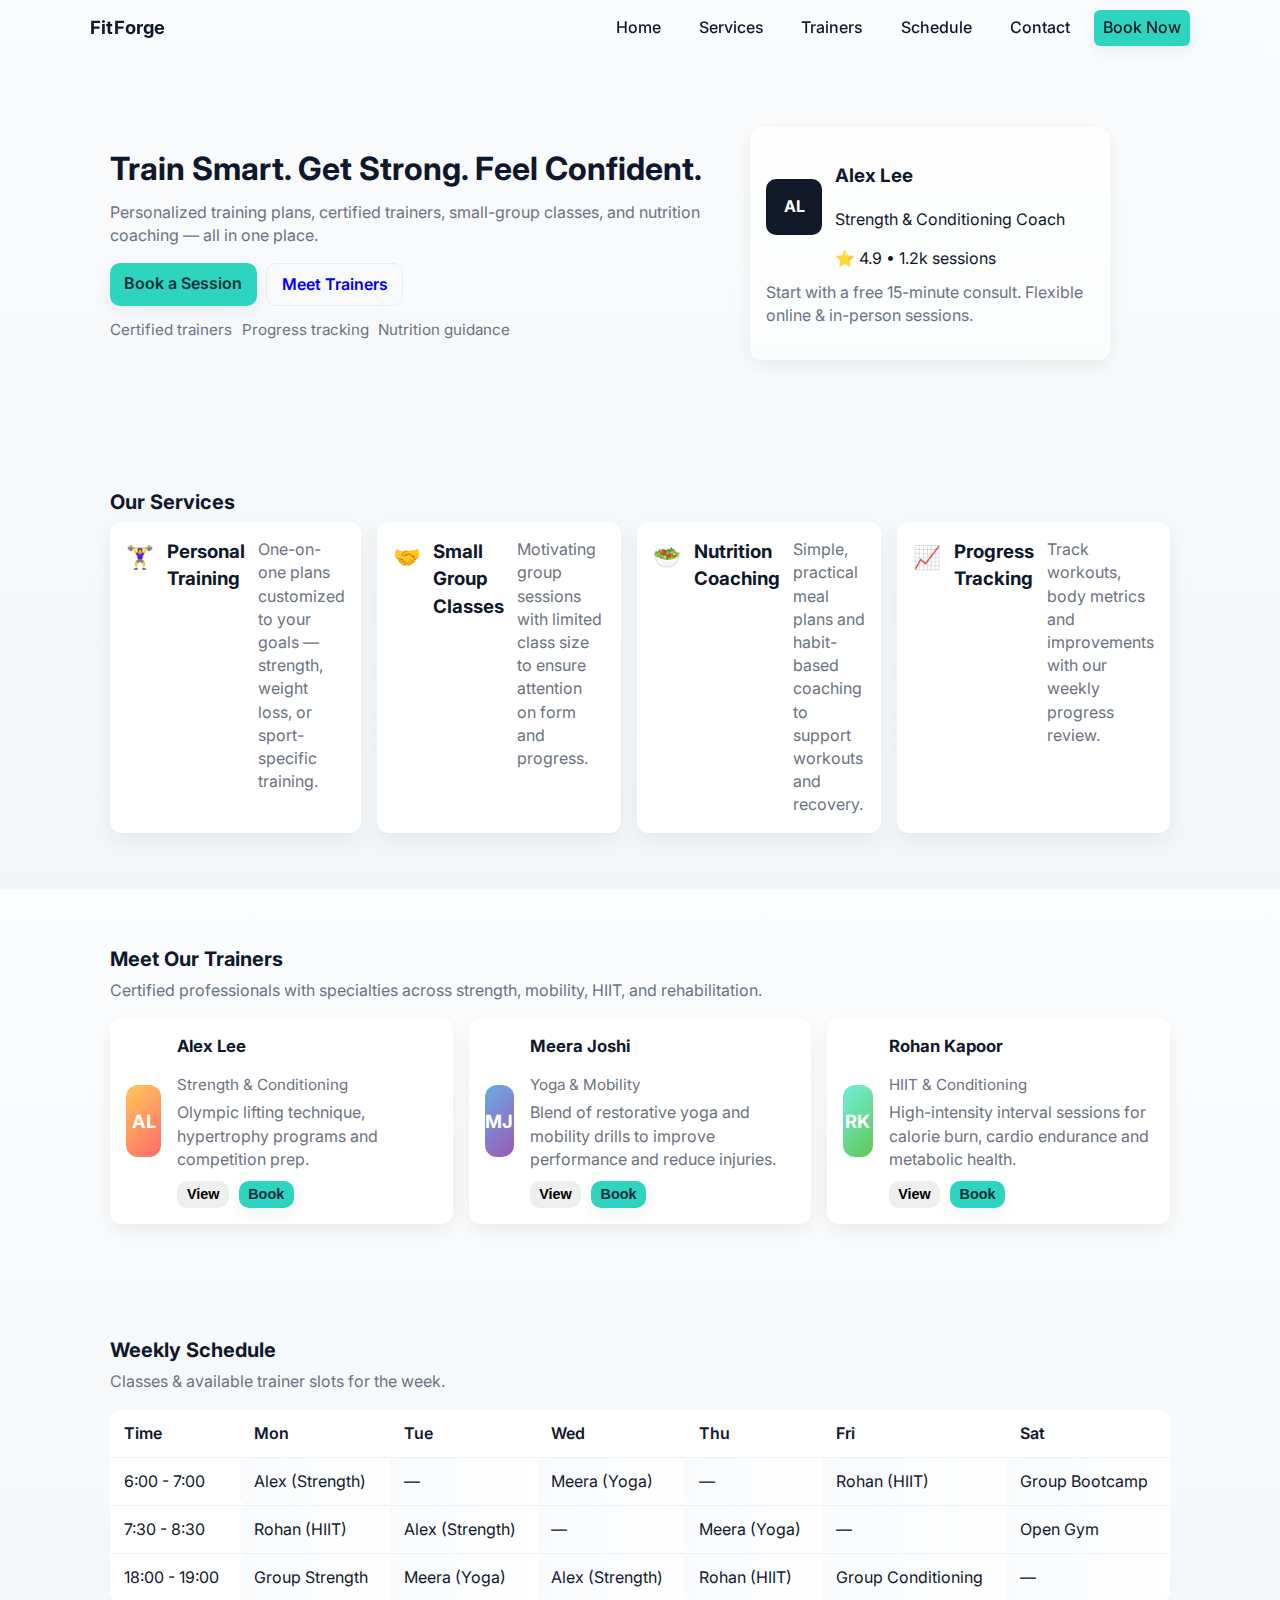
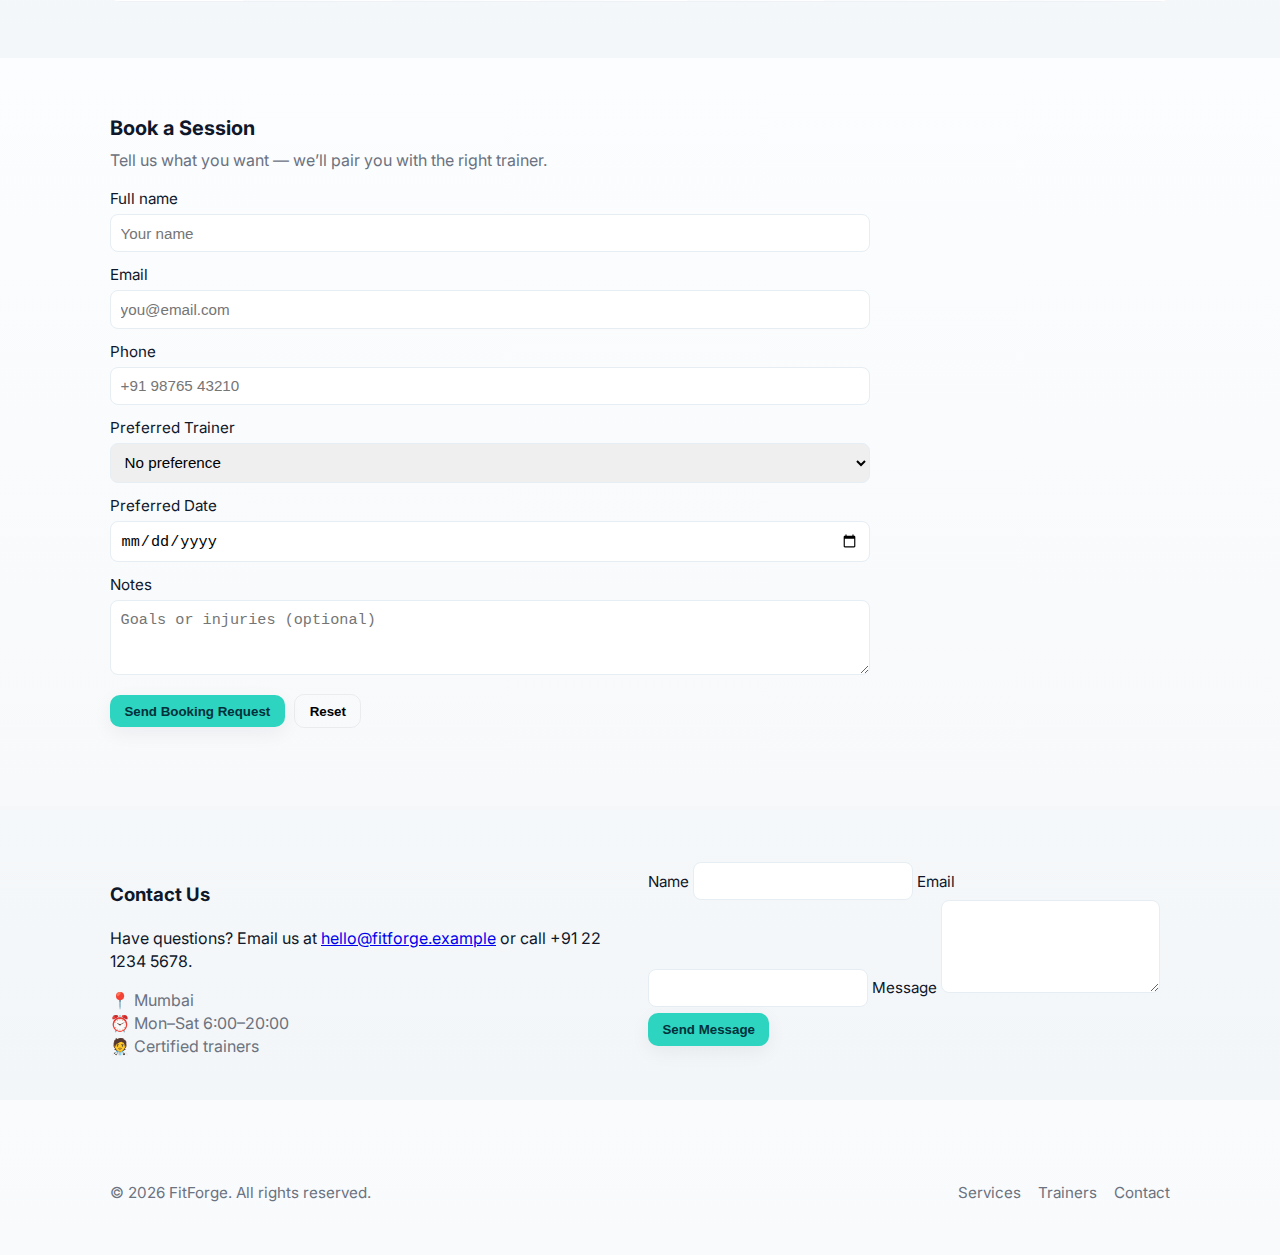
<file: Fitness-Trainer-website/index.html>
<!doctype html>
<html lang="en">
<head>
  <meta charset="utf-8" />
  <meta name="viewport" content="width=device-width, initial-scale=1" />
  <title>FitForge — Personal Trainers & Classes</title>

  <!-- Google font -->
  <link href="https://fonts.googleapis.com/css2?family=Inter:wght@300;400;600;700&display=swap" rel="stylesheet">

  <!-- CSS -->
  <link rel="stylesheet" href="styles.css" />

  <!-- Meta -->
  <meta name="description" content="FitForge - professional personal trainers, group classes and training plans" />
</head>
<body>

  <!-- Navbar -->
  <header class="site-header">
    <div class="container header-inner">
      <a class="brand" href="#">FitForge</a>

      <button id="nav-toggle" class="nav-toggle" aria-label="Toggle navigation" aria-expanded="false">
        <span class="hamburger"></span>
      </button>

      <nav id="main-nav" class="main-nav" aria-label="Main navigation">
        <ul>
          <li><a href="#home">Home</a></li>
          <li><a href="#services">Services</a></li>
          <li><a href="#trainers">Trainers</a></li>
          <li><a href="#schedule">Schedule</a></li>
          <li><a href="#contact">Contact</a></li>
        </ul>
        <a class="btn btn-primary" id="book-now" href="#book">Book Now</a>
      </nav>
    </div>
  </header>

  <!-- Hero -->
  <section id="home" class="hero">
    <div class="container hero-grid">
      <div class="hero-text">
        <h1>Train Smart. Get Strong. Feel Confident.</h1>
        <p>Personalized training plans, certified trainers, small-group classes, and nutrition coaching — all in one place.</p>
        <div class="hero-ctas">
          <a class="btn btn-primary" id="cta-book" href="#book">Book a Session</a>
          <a class="btn btn-ghost" href="#trainers">Meet Trainers</a>
        </div>
        <ul class="quick-features">
          <li>Certified trainers</li>
          <li>Progress tracking</li>
          <li>Nutrition guidance</li>
        </ul>
      </div>

      <div class="hero-card" aria-hidden="true">
        <!-- simple stylized trainer card -->
        <div class="profile">
          <div class="avatar">AL</div>
          <div class="profile-info">
            <h3>Alex Lee</h3>
            <p>Strength & Conditioning Coach</p>
            <div class="rating">⭐ 4.9 <span class="small">• 1.2k sessions</span></div>
          </div>
        </div>
        <p class="card-note">Start with a free 15-minute consult. Flexible online & in-person sessions.</p>
      </div>
    </div>
  </section>

  <!-- Services -->
  <section id="services" class="section">
    <div class="container">
      <h2 class="section-title">Our Services</h2>
      <div class="cards">
        <article class="card">
          <div class="icon">🏋️‍♀️</div>
          <h3>Personal Training</h3>
          <p>One-on-one plans customized to your goals — strength, weight loss, or sport-specific training.</p>
        </article>

        <article class="card">
          <div class="icon">🤝</div>
          <h3>Small Group Classes</h3>
          <p>Motivating group sessions with limited class size to ensure attention on form and progress.</p>
        </article>

        <article class="card">
          <div class="icon">🥗</div>
          <h3>Nutrition Coaching</h3>
          <p>Simple, practical meal plans and habit-based coaching to support workouts and recovery.</p>
        </article>

        <article class="card">
          <div class="icon">📈</div>
          <h3>Progress Tracking</h3>
          <p>Track workouts, body metrics and improvements with our weekly progress review.</p>
        </article>
      </div>
    </div>
  </section>

  <!-- Trainers -->
  <section id="trainers" class="section pale">
    <div class="container">
      <h2 class="section-title">Meet Our Trainers</h2>
      <p class="lead">Certified professionals with specialties across strength, mobility, HIIT, and rehabilitation.</p>

      <div class="trainers-grid">
        <!-- trainer card 1 -->
        <article class="trainer-card">
          <div class="t-avatar" aria-hidden="true" style="background-image:linear-gradient(135deg,#ffc857,#ff6b6b);">AL</div>
          <div class="t-body">
            <h3>Alex Lee</h3>
            <p class="meta">Strength & Conditioning</p>
            <p class="desc">Olympic lifting technique, hypertrophy programs and competition prep.</p>
            <div class="t-actions">
              <button class="btn btn-sm btn-outline" data-trainer="Alex Lee" data-specialty="Strength & Conditioning">View</button>
              <button class="btn btn-sm btn-primary book-btn" data-trainer="Alex Lee">Book</button>
            </div>
          </div>
        </article>

        <!-- trainer card 2 -->
        <article class="trainer-card">
          <div class="t-avatar" aria-hidden="true" style="background-image:linear-gradient(135deg,#6aace3,#9b59b6);">MJ</div>
          <div class="t-body">
            <h3>Meera Joshi</h3>
            <p class="meta">Yoga & Mobility</p>
            <p class="desc">Blend of restorative yoga and mobility drills to improve performance and reduce injuries.</p>
            <div class="t-actions">
              <button class="btn btn-sm btn-outline" data-trainer="Meera Joshi" data-specialty="Yoga & Mobility">View</button>
              <button class="btn btn-sm btn-primary book-btn" data-trainer="Meera Joshi">Book</button>
            </div>
          </div>
        </article>

        <!-- trainer card 3 -->
        <article class="trainer-card">
          <div class="t-avatar" aria-hidden="true" style="background-image:linear-gradient(135deg,#72efdd,#60c657);">RK</div>
          <div class="t-body">
            <h3>Rohan Kapoor</h3>
            <p class="meta">HIIT & Conditioning</p>
            <p class="desc">High-intensity interval sessions for calorie burn, cardio endurance and metabolic health.</p>
            <div class="t-actions">
              <button class="btn btn-sm btn-outline" data-trainer="Rohan Kapoor" data-specialty="HIIT & Conditioning">View</button>
              <button class="btn btn-sm btn-primary book-btn" data-trainer="Rohan Kapoor">Book</button>
            </div>
          </div>
        </article>
      </div>
    </div>
  </section>

  <!-- Schedule -->
  <section id="schedule" class="section">
    <div class="container">
      <h2 class="section-title">Weekly Schedule</h2>
      <p class="lead">Classes & available trainer slots for the week.</p>

      <div class="schedule-wrap">
        <table class="schedule">
          <thead>
            <tr>
              <th>Time</th>
              <th>Mon</th>
              <th>Tue</th>
              <th>Wed</th>
              <th>Thu</th>
              <th>Fri</th>
              <th>Sat</th>
            </tr>
          </thead>
          <tbody>
            <tr>
              <td>6:00 - 7:00</td>
              <td class="slot">Alex (Strength)</td>
              <td class="slot">—</td>
              <td class="slot">Meera (Yoga)</td>
              <td class="slot">—</td>
              <td class="slot">Rohan (HIIT)</td>
              <td class="slot">Group Bootcamp</td>
            </tr>
            <tr>
              <td>7:30 - 8:30</td>
              <td class="slot">Rohan (HIIT)</td>
              <td class="slot">Alex (Strength)</td>
              <td class="slot">—</td>
              <td class="slot">Meera (Yoga)</td>
              <td class="slot">—</td>
              <td class="slot">Open Gym</td>
            </tr>
            <tr>
              <td>18:00 - 19:00</td>
              <td class="slot">Group Strength</td>
              <td class="slot">Meera (Yoga)</td>
              <td class="slot">Alex (Strength)</td>
              <td class="slot">Rohan (HIIT)</td>
              <td class="slot">Group Conditioning</td>
              <td class="slot">—</td>
            </tr>
          </tbody>
        </table>
      </div>
    </div>
  </section>

  <!-- Contact / Booking anchor -->
  <section id="book" class="section pale">
    <div class="container">
      <h2 class="section-title">Book a Session</h2>
      <p class="lead">Tell us what you want — we’ll pair you with the right trainer.</p>

      <form id="booking-form" class="form-grid" novalidate>
        <div class="form-group">
          <label for="name">Full name</label>
          <input id="name" name="name" required placeholder="Your name" />
        </div>

        <div class="form-group">
          <label for="email">Email</label>
          <input id="email" name="email" type="email" required placeholder="you@email.com" />
        </div>

        <div class="form-group">
          <label for="phone">Phone</label>
          <input id="phone" name="phone" required placeholder="+91 98765 43210" />
        </div>

        <div class="form-group">
          <label for="trainer">Preferred Trainer</label>
          <select id="trainer" name="trainer">
            <option value="">No preference</option>
            <option>Alex Lee</option>
            <option>Meera Joshi</option>
            <option>Rohan Kapoor</option>
          </select>
        </div>

        <div class="form-group">
          <label for="date">Preferred Date</label>
          <input id="date" name="date" type="date" required />
        </div>

        <div class="form-group">
          <label for="notes">Notes</label>
          <textarea id="notes" name="notes" rows="3" placeholder="Goals or injuries (optional)"></textarea>
        </div>

        <div class="form-actions">
          <button type="submit" class="btn btn-primary">Send Booking Request</button>
          <button type="reset" class="btn btn-ghost">Reset</button>
        </div>

        <div id="form-msg" class="form-msg" aria-live="polite"></div>
      </form>
    </div>
  </section>

  <!-- Contact -->
  <section id="contact" class="section">
    <div class="container contact-grid">
      <div>
        <h3>Contact Us</h3>
        <p>Have questions? Email us at <a href="mailto:hello@fitforge.example">hello@fitforge.example</a> or call +91 22 1234 5678.</p>
        <ul class="contact-list">
          <li>📍  Mumbai</li>
          <li>⏰ Mon–Sat 6:00–20:00</li>
          <li>🧑‍⚕️ Certified trainers</li>
        </ul>
      </div>

      <form id="contact-form" class="contact-form" novalidate>
        <label for="c-name">Name</label>
        <input id="c-name" required />

        <label for="c-email">Email</label>
        <input id="c-email" type="email" required />

        <label for="c-message">Message</label>
        <textarea id="c-message" rows="4" required></textarea>

        <div class="form-actions">
          <button type="submit" class="btn btn-primary">Send Message</button>
        </div>

        <div id="contact-msg" class="form-msg" aria-live="polite"></div>
      </form>
    </div>
  </section>

  <!-- Footer -->
  <footer class="site-footer">
    <div class="container footer-inner">
      <p>&copy; <span id="year"></span> FitForge. All rights reserved.</p>
      <nav class="footer-nav">
        <a href="#services">Services</a>
        <a href="#trainers">Trainers</a>
        <a href="#contact">Contact</a>
      </nav>
    </div>
  </footer>

  <!-- Booking Modal (hidden) -->
  <div id="modal" class="modal" role="dialog" aria-modal="true" aria-hidden="true">
    <div class="modal-panel">
      <button id="modal-close" class="modal-close" aria-label="Close">&times;</button>
      <h3 id="modal-title">Book Trainer</h3>
      <form id="modal-form" novalidate>
        <label for="m-name">Name</label>
        <input id="m-name" required />

        <label for="m-email">Email</label>
        <input id="m-email" type="email" required />

        <label for="m-date">Preferred Date</label>
        <input id="m-date" type="date" required />

        <div class="form-actions">
          <button type="submit" class="btn btn-primary">Confirm Booking</button>
        </div>
        <div id="modal-msg" class="form-msg" aria-live="polite"></div>
      </form>
    </div>
  </div>

  <!-- JavaScript -->
  <script src="script.js"></script>
</body>
</html>
</file>
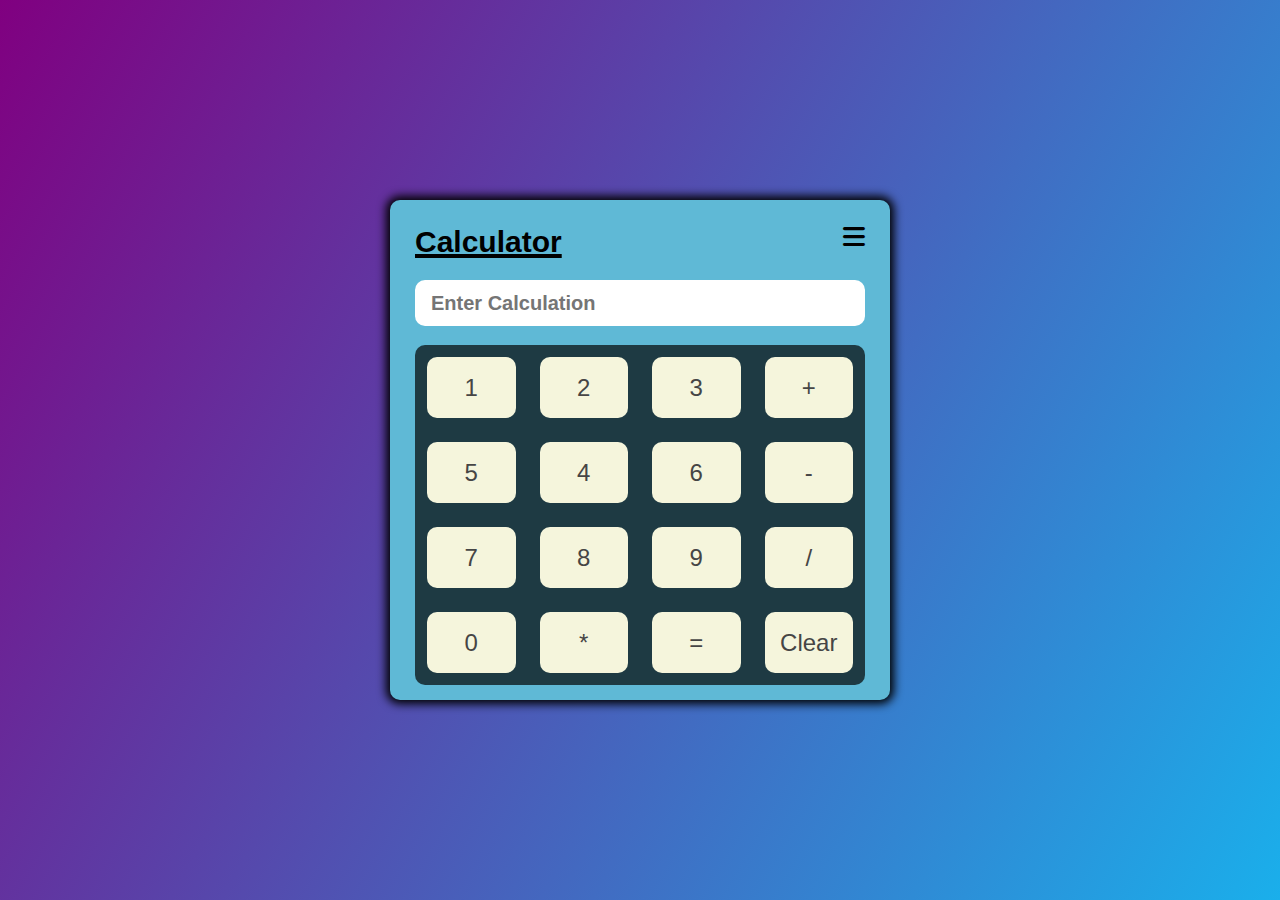
<file: Online-Calculator/Index.html>
<!DOCTYPE html>
<html lang="en">

<head>
    <meta charset="UTF-8">
    <meta name="viewport" content="width=device-width, initial-scale=1.0">
    <title>Online-Calculator</title>
    <!-- Font Awesome CDN -->
    <link rel="stylesheet" href="https://cdnjs.cloudflare.com/ajax/libs/font-awesome/6.5.0/css/all.min.css">

    <style>
        * {
            margin: 0;
            padding: 0;
        }

        body {
            font-family: 'Franklin Gothic Medium', 'Arial Narrow', Arial, sans-serif;
        }

        main {
            width: 100vw;
            height: 100vh;
            /* background-color: rgb(32, 31, 31); */
            background: linear-gradient(120deg,purple,rgb(26, 175, 235));
            display: flex;
            align-items: center;
            justify-content: center;
        }

        .container {
            width: 450px;
            height: 450px;
            background-color: #5fb9d6;
            border: 2px solid transparent;
            border-radius: 10px;
            padding: 23px;
            box-shadow: 0 0 10px 4px black;
        }

        .calci-head {
            display: flex;
            justify-content: space-between;
        }

        i {
            font-size: 25px;

        }

        i:hover,
        .head-text:hover {
            color: white;
            cursor: pointer;
            transition-duration: 0.3s;
        }

        .head-text {
            font-size: 30px;
            text-decoration: underline;
            text-decoration-thickness: 4px;
        }

        .calci-input {
            background-color: white;
            width: 100%;
            display: flex;
            border-radius: 10px;
            align-items: center;
            margin-top: 24px;
            height: 40px;
        }

        #input {
            border: 3px solid transparent;
            border-radius: 10px;
            width: 100%;
            font-size: 20px;
            height: 40px;
            padding-left: 13px;
            color: rgba(33, 32, 32, 0.842);
            font-weight: 550;
        }

        .numberplate {
            background-color: rgba(0, 0, 0, 0.686);
            margin-top: 22px;
            display: grid;
            grid-template-columns: 1fr 1fr 1fr 1fr;
            width: 100%;
            border-radius: 10px;
        }

        .answere {
            padding-left: 12px;
            display: none;
            align-items: center;
            height: 100%;
            width: 100%;
            color: rgb(33, 32, 32);

        }

        .num-n {
            height: 57px;
            display: flex;
            align-items: center;
            justify-content: center;
            background-color: beige;
            border: 2px solid transparent;
            border-radius: 10px;
            font-size: 1.5em;
            color: rgb(70, 69, 69);
            margin: 12px;
        }

        .num-n:hover {
            cursor: pointer;
            color: black;
            font-size: 1.6em;
        }
    </style>
</head>

<body>
    <main>
        <div class="container">
            <div class="calci-head">
                <h2 class="head-text">Calculator</h2>
                <i class="fa-solid fa-bars"></i>
            </div>
            <div class="calci-input">
                <input id="input" type="text" placeholder="Enter Calculation">
                <p class="answere">Your ans is : </p>
            </div>
            <div class="numberplate">
                <div class="num-n" onclick="addNum(1)">1</div>
                <div class="num-n" onclick="addNum(2)">2</div>
                <div class="num-n" onclick="addNum(3)">3</div>
                <div class="num-n" onclick="addNum('+')">+</div>
                <div class="num-n" onclick="addNum(5)">5</div>
                <div class="num-n" onclick="addNum(4)">4</div>
                <div class="num-n" onclick="addNum(6)">6</div>
                <div class="num-n" onclick="addNum('-')">-</div>
                <div class="num-n" onclick="addNum(7)">7</div>
                <div class="num-n" onclick="addNum(8)">8</div>
                <div class="num-n" onclick="addNum(9)">9</div>
                <div class="num-n" onclick="addNum('/')">/</div>
                <div class="num-n" onclick="addNum(0)">0</div>
                <div class="num-n" onclick="addNum('*')">*</div>
                <div class="num-n calc">=</div>
                <div class="num-n" onclick="clearInput()">Clear</div>

            </div>
        </div>
    </main>
    <script>

        let userInput = document.querySelector("#input")
        let para = document.querySelector(".answere")
        let equalsTo = document.querySelector(".calc")
        let html = ""

        function addNum(sym) {
            html += sym;
            userInput.value = html;
            console.log(html)
        }

        function clearInput() {
            userInput.value = ''
        }

        equalsTo.addEventListener("click", () => {
            console.log(userInput.value)
            let ans = eval(userInput.value)
            console.log(parseInt(ans))
            userInput.value = ans
        })
    </script>
</body>

</html>
</file>
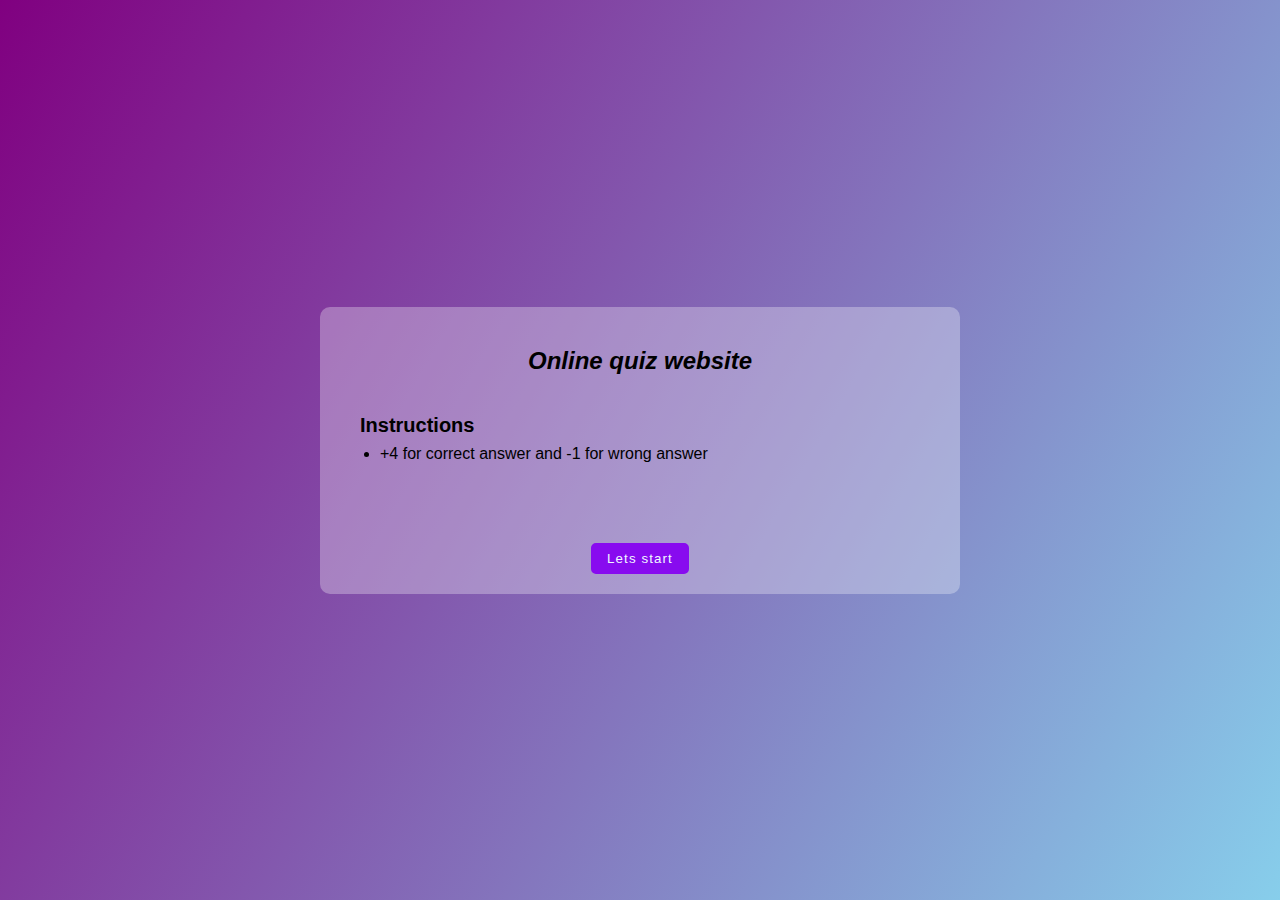
<file: Online_Quiz/index.html>
<!DOCTYPE html>
<html lang="en">

<head>
    <meta charset="UTF-8">
    <meta name="viewport" content="width=device-width, initial-scale=1.0">
    <title>Online Quiz website</title>
    <link rel="stylesheet" href="styles.css">
</head>

<body>
    <main>
        <div class="container">

            <div class="heading">Online quiz website</div>
            <div class="instructions">
                <h2>Instructions</h2>
                <ul>
                    <li>+4 for correct answer and -1 for wrong answer</li>
                </ul>
            </div>
            <div class="win whoWin">

            </div>
            <div class="quesWithOption">
                <div class="question-text">
                    <p class="question">Sample question </p>
                </div>
                <div class="options">
                    <div class="option">
                        <input type="radio" name="option" id="option-1">
                        <label for="option-1" class="option-1">Sample Input</label>
                    </div>
                    <div class="option">
                        <input type="radio" name="option" id="option-2">
                        <label for="option-2" class="option-2">Sample Input</label>
                    </div>
                    <div class="option">
                        <input type="radio" name="option" id="option-3">
                        <label for="option-3" class="option-3">Sample Input</label>
                    </div>
                    <div class="option">
                        <input type="radio" name="option" id="option-4">
                        <label for="option-4" class="option-4">Sample Input</label>
                    </div>
                </div>
            </div>
            <div class="btn">
                <button onclick="handleClick()">Submit</button>
            </div>
        </div>
    </main>
    <script src="api.js"></script>
    <script src="script.js">
        //Selecting html tags
       
    </script>
</body>

</html>
</file>
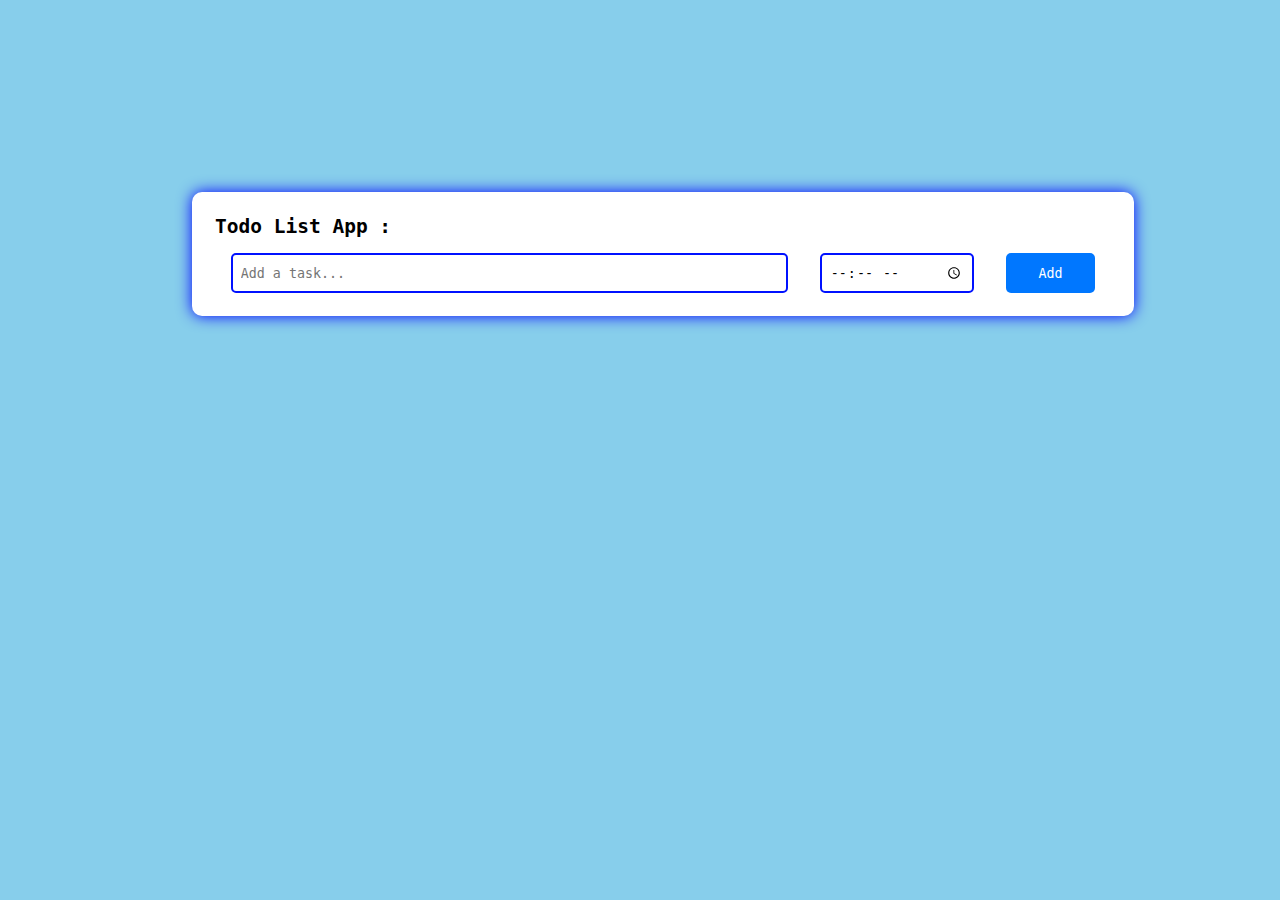
<file: TodoListApp/index.html>
<!DOCTYPE html>
<html lang="en">

<head>
    <meta charset="UTF-8">
    <meta name="viewport" content="width=device-width, initial-scale=1.0">
    <title>TodoList</title>
    <link rel="stylesheet" href="style.css">
</head>
<body>
    <div class="main">
        <div class="container">
            <h2>Todo List App : </h2><br>
            <div class="task-input">
                <input type="text" id="userInput" placeholder="Add a task..." required>
                <input type="time" name="goalTime" id="goalTime">
                <button class="add">Add</button>
            </div>
            <div class="content">
                
            </div>
        </div>
    </div>
    <script src="script.js"></script>
</body>
</html>
</file>
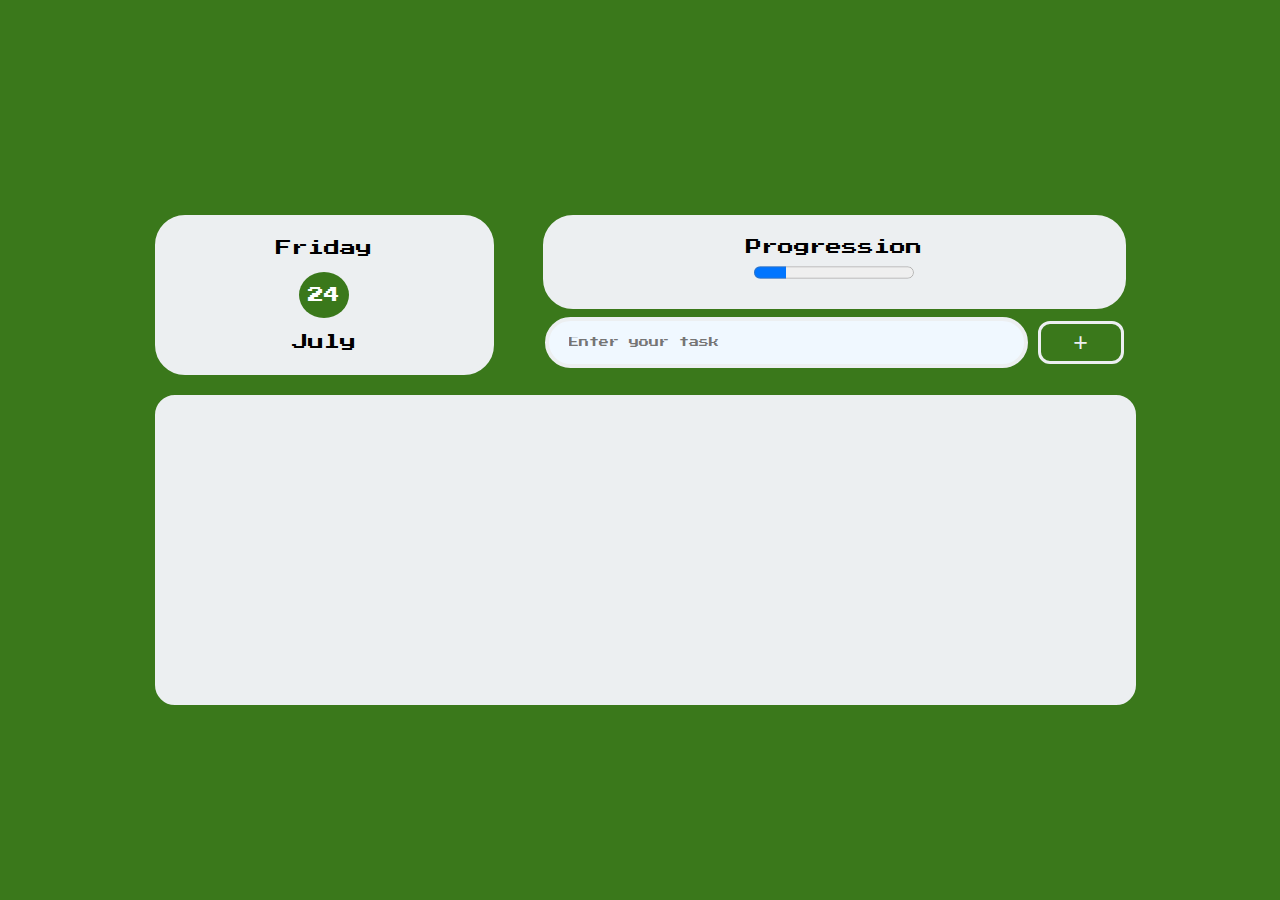
<file: Todu_2.0/index.html>
<!DOCTYPE html>
<html lang="en">

<head>
    <meta charset="UTF-8">
    <meta name="viewport" content="width=device-width, initial-scale=1.0">
    <title>Document</title>
    <style>
        @import url('https://fonts.googleapis.com/css2?family=Press+Start+2P&display=swap');

        :root {
            --borderColor: rgb(236, 239, 241);
        }

        * {
            margin: 0;
            padding: 0;
        }

        body {
            font-family: "Press Start 2P", system-ui;
            font-weight: 400;
            display: flex;
            align-items: center;
            justify-content: center;
            background-color: rgb(58, 120, 27);
            height: 100dvh;
            width: 100dvw;
            flex-direction: column;
            gap: 20px;
        }

        .section-1 {
            height: 200px;
            /* width: ; */
            background-color: transparent;
            /* border: 5px solid var(--borderColor); */
            width: 100%;
            border-radius: 20px;
            display: flex;

            justify-content: space-between;
            align-items: center;

        }

        .section-2 {
            height: 300px;
            border: 5px solid var(--borderColor);
            width: 100%;
            background-color: var(--borderColor);
            border-radius: 20px;
        }

        .time {
            border: 5px solid var(--borderColor);
            height: 80%;
            width: 35%;
            background-color: var(--borderColor);
            display: flex;
            align-items: center;
            justify-content: space-between;
            flex-direction: column;
            padding: 20px;
            box-sizing: border-box;
            border-radius: 30px;
        }

        .date {
            background-color: rgb(58, 120, 27);
            padding: 15px 9px;
            border-radius: 50%;
            color: white;
        }

        .progressTask {
            width: 60%;
            height: 80%;
            display: flex;
            justify-content: space-between;
            flex-direction: column;
            background-color: transparent;
        }

        .progress {
            height: 30%;
            padding: 20px;
            background-color: var(--borderColor);
            display: flex;
            align-items: center;
            justify-content: space-between;
            flex-direction: column;
            border: 4px solid var(--borderColor);
            border-radius: 30px;

        }

        .task {
            background-color: transparent;
            height: 40%;
            border: 2px solid transparent;
            display: flex;
            align-items: center;
            justify-content: space-between;
            gap: 10px;
            /* padding-left: 10px; */
        }

        input {
            width: 80%;
            height: 70%;
            /* border: 2px solid transparent; */
            border: 4px solid var(--borderColor);
            border-radius: 100px;
            padding-left: 20px;
            font-size: 10px;
            outline: none;
            background-color: aliceblue;
            font-family: "Press Start 2P", system-ui;
        }

        main {
            width: 80%;
            max-width: 971px;
            min-width: 486px;
        }

        progress {
            height: 25px;
        }

        .task>button {
            padding: 2px 10px;
            border-radius: 12px;
            border: 3px solid rgb(236, 239, 241);
            background-color: transparent;
            color: var(--borderColor);
            font-size: 25px;
            cursor: pointer;
            width: 15%;
            height: 70%;
        }

        .task>button:hover {
            background-color: rgb(232, 244, 255);
            color: rgb(58, 120, 27);
            transition-duration: 0.4s;
        }

        ul {
            display: flex;
            flex-direction: column;
            padding: 20px;
            padding-left: 60px;
            list-style-type: disc;
        }

        .taskItems {
            overflow-y: scroll;
            max-height: 220px;
            display: flex;
            flex-direction: column-reverse;
            gap: 20px;
        }

        .completed {
            text-decoration: line-through;
            color: gray;
            opacity: 0.6;
        }
    </style>
</head>

<body>
    <main>

        <section class="section-1">
            <div class="time">
                <div class="day">Thursday</div>
                <div class="date">31</div>
                <div class="month">February</div>
            </div>
            <div class="progressTask">
                <div class="progress">
                    <p class="progessText">Progression</p>
                    <progress value="20" max="100"></progress>
                </div>
                <div class="task">
                    <input type="text" id="taskInput" placeholder="Enter your task">
                    <button onclick="addTask()">+</button>
                </div>
            </div>
        </section>
        <section class="section-2">
            <ul class="taskItems">

            </ul>
        </section>
    </main>
    <script>
        let Day = document.querySelector(".day")
        let taskInput = document.querySelector("#taskInput")
        let taskItems = document.querySelector(".taskItems")
        let date = document.querySelector(".date")
        let Month = document.querySelector(".month")
        const today = new Date();
        const weekday = today.toLocaleString('en-US', { weekday: 'long' }); // Get weekday name
        Day.innerText = weekday
        const day = today.getDate(); // Get day number
        date.innerText = day
        const month = today.toLocaleString('en-US', { month: 'long' }); // Get month name
        Month.innerText = month
        let n = 0
        function addTask() {
            task = taskInput.value
            if (task) {
                taskElement = document.createElement("li");
                taskElement.setAttribute('id', n)
                taskElement.textContent = task;
                taskElement.style.cursor = "pointer";
                taskElement.onclick = function () {
                    taksDone(this);
                }
                taskItems.append(taskElement)
                taskInput.value = ""; // clear input
                n++
            }
        }
        function taksDone(task) {
            task.classList.toggle("completed");
            console.log(taskItems);
        }

    </script>
</body>

</html>
</file>
<file: Fitness-Trainer-website/styles.css>
/* styles.css - mobile-first responsive */

/* Variables & base */
:root{
  --bg:#f8fafc;
  --card:#ffffff;
  --muted:#6b7280;
  --accent:#2dd4bf;
  --accent-dark:#06b6d4;
  --radius:14px;
  --container:1100px;
  --shadow: 0 6px 20px rgba(19,24,31,0.06);
  --glass: rgba(255,255,255,0.6);
  font-family: 'Inter', system-ui, -apple-system, "Segoe UI", Roboto, "Helvetica Neue", Arial;
}

*{box-sizing:border-box}
html,body{height:100%}
body{
  margin:0;
  background:linear-gradient(180deg,#f9fbfd 0%, #f3f6f8 100%);
  color:#0f172a;
  -webkit-font-smoothing:antialiased;
  -moz-osx-font-smoothing:grayscale;
  line-height:1.45;
  font-size:16px;
}

/* containers */
.container{
  max-width:var(--container);
  margin:0 auto;
  padding:1.25rem;
}

/* Header */
.site-header{
  background:transparent;
  position:sticky;
  top:0;
  backdrop-filter: blur(6px);
  z-index:30;
}
.header-inner{
  display:flex;
  gap:1rem;
  align-items:center;
  justify-content:space-between;
  padding:0.6rem 0;
}

.brand{
  font-weight:700;
  font-size:1.15rem;
  color:#0f172a;
  text-decoration:none;
  letter-spacing:0.2px;
}

/* Nav */
.main-nav{display:flex;align-items:center;gap:1rem;}
.main-nav ul{list-style:none;margin:0;padding:0;display:flex;gap:1rem;align-items:center}
.main-nav a{color:#0f172a;text-decoration:none;padding:0.4rem 0.55rem;border-radius:6px;font-weight:500}
.main-nav a:hover{background:rgba(15,23,42,0.04)}
.btn{display:inline-block;padding:0.55rem 0.9rem;border-radius:10px;text-decoration:none;font-weight:600;border:0;cursor:pointer}
.btn-sm{padding:0.35rem 0.6rem;font-size:0.9rem}
.btn-primary{background:var(--accent);color:#01303b;box-shadow:var(--shadow)}
.btn-primary:hover{transform:translateY(-2px)}
.btn-ghost{background:transparent;border:1px solid rgba(15,23,42,0.06);}

/* Hamburger */
.nav-toggle{display:none;background:none;border:0;padding:0.25rem;border-radius:8px}
.hamburger{width:22px;height:2px;background:#0f172a;display:block;position:relative}
.hamburger::before,.hamburger::after{content:"";position:absolute;left:0;width:22px;height:2px;background:#0f172a}
.hamburger::before{top:-7px}
.hamburger::after{top:7px}

/* Hero */
.hero{padding:3.25rem 0}
.hero-grid{display:grid;gap:1.5rem;grid-template-columns:1fr;align-items:center}
.hero-text h1{font-size:2rem;margin:0 0 0.5rem}
.hero-text p{color:var(--muted);margin:0 0 1rem}
.hero-ctas{display:flex;gap:0.6rem;margin-bottom:0.8rem}
.quick-features{display:flex;gap:0.6rem;padding:0;margin:0;list-style:none;color:var(--muted);font-size:0.95rem}
.hero-card{background:linear-gradient(180deg,rgba(255,255,255,0.85),rgba(255,255,255,0.6));border-radius:12px;padding:1rem;box-shadow:var(--shadow);max-width:360px}
.profile{display:flex;gap:0.8rem;align-items:center}
.avatar{width:56px;height:56px;border-radius:10px;background:#111827;color:white;display:flex;align-items:center;justify-content:center;font-weight:700}
.card-note{color:var(--muted);margin-top:0.7rem}

/* Sections */
.section{padding:2.25rem 0}
.section.pale{background:linear-gradient(180deg,#fbfdff,#f7f9fb)}
.section-title{font-size:1.25rem;margin:0 0 0.35rem;font-weight:700}
.lead{color:var(--muted);margin:0 0 1rem}

/* Services cards */
.cards{display:grid;grid-template-columns:1fr 1fr;gap:1rem}
.card{background:var(--card);padding:1rem;border-radius:12px;box-shadow:var(--shadow);display:flex;gap:0.8rem;align-items:flex-start}
.card .icon{font-size:1.4rem;padding-top:0.2rem}
.card h3{margin:0 0 0.3rem}
.card p{color:var(--muted);margin:0}

/* Trainers grid */
.trainers-grid{display:grid;gap:1rem;margin-top:1rem}
.trainer-card{display:flex;gap:1rem;background:var(--card);border-radius:12px;padding:1rem;box-shadow:var(--shadow);align-items:center}
.t-avatar{width:72px;height:72px;border-radius:12px;color:white;font-weight:700;display:flex;align-items:center;justify-content:center;font-size:1.15rem}
.t-body h3{margin:0;font-size:1.05rem}
.meta{color:var(--muted);font-size:0.95rem;margin-bottom:0.35rem}
.desc{color:var(--muted);margin:0 0 0.6rem}
.t-actions{display:flex;gap:0.6rem}

/* Schedule */
.schedule-wrap{overflow:auto;border-radius:10px}
.schedule{width:100%;border-collapse:collapse;background:var(--card);box-shadow:var(--shadow)}
.schedule th, .schedule td{padding:0.75rem 0.9rem;text-align:left;border-bottom:1px solid #eef2f6}
.schedule thead th{background:transparent;font-weight:600}
.slot{background:linear-gradient(90deg,#f8fafc,#ffffff);border-radius:8px;padding:0.45rem}

/* Forms */
.form-grid{display:grid;grid-template-columns:1fr;gap:0.75rem;max-width:760px}
.form-group{display:flex;flex-direction:column}
label{font-size:0.95rem;margin-bottom:0.25rem}
input, select, textarea{padding:0.6rem;border-radius:8px;border:1px solid #e6eef4;font-size:0.95rem}
textarea{resize:vertical}
.form-actions{display:flex;gap:0.6rem;margin-top:0.4rem;align-items:center}
.form-msg{color:var(--accent-dark);margin-top:0.6rem;font-weight:600}

/* Contact grid */
.contact-grid{display:grid;gap:1rem;grid-template-columns:1fr;align-items:start}
.contact-list{list-style:none;padding:0;color:var(--muted)}

/* Footer */
.site-footer{padding:1rem 0;background:transparent}
.footer-inner{display:flex;gap:1rem;align-items:center;justify-content:space-between;color:var(--muted);font-size:0.95rem}
.footer-nav a{margin-left:0.8rem;color:var(--muted);text-decoration:none}

/* Modal */
.modal{position:fixed;inset:0;display:grid;place-items:center;background:rgba(2,6,23,0.45);opacity:0;visibility:hidden;transition:all 180ms ease}
.modal[aria-hidden="false"]{opacity:1;visibility:visible}
.modal-panel{background:var(--card);padding:1rem;border-radius:12px;max-width:420px;width:94%;box-shadow:var(--shadow);position:relative}
.modal-close{position:absolute;right:10px;top:10px;border:0;background:transparent;font-size:1.25rem;cursor:pointer}

/* Responsive */
@media(min-width:720px){
  .hero-grid{grid-template-columns:1fr 420px}
  .cards{grid-template-columns:repeat(4,1fr)}
  .trainers-grid{grid-template-columns:repeat(3,1fr)}
  .contact-grid{grid-template-columns:1fr 1fr}
  .main-nav ul{gap:1.25rem}
}

@media(max-width:719px){
  .nav-toggle{display:block}
  #main-nav{position:fixed;right:0;top:0;height:100vh;width:280px;background:var(--card);transform:translateX(110%);box-shadow:var(--shadow);padding:2rem;transition:transform 180ms ease}
  #main-nav[aria-hidden="false"]{transform:translateX(0)}
  .main-nav ul{flex-direction:column;gap:0.6rem}
  .header-inner{padding:0.4rem}
  .container{padding:1rem}
}
</file>
<file: Online_Quiz/styles.css>
* {
    margin: 0;
    padding: 0;
    font-family: Arial, Helvetica, sans-serif;
}

body {
    width: 100dvw;
    height: 100dvh;
    background: linear-gradient(120deg,purple,skyblue);
}

main {
    height: 100%;
    display: flex;
    align-items: center;
    justify-content: center;
}

.container {
    width: 600px;
    background: rgba(255, 255, 255, 0.3);
    border-radius: 10px;
    padding: 20px;
    justify-content: space-between;
    flex-direction: column;
    margin: 0 10px;
}

.heading {
    font-size: 1.5rem;
    text-align: center;
    margin: 20px;
    font-weight: 600;
    font-style: italic;
    font-family: 'Segoe UI', Tahoma, Geneva, Verdana, sans-serif;
}

.options {
    display: grid;
    grid-template-columns: 1fr 1fr;
    padding: 20px;
    gap: 10px;
}

.question {
    padding: 5px 20px;
    font-weight: 550;
    text-align: center;
    font-size: 19px;
}

.btn {
    display: flex;
    align-items: center;
    justify-content: center;
    margin-top: 50px;
}

button {
    padding: 6px 14px;
    border: 2px solid rgb(136, 11, 239);
    border-radius: 5px;
    background-color: rgb(136, 11, 239);
    color: aliceblue;
    font-weight: 500;
    letter-spacing: 1.1px;
}

button:hover {
    color: rgb(136, 11, 239);
    background-color: transparent;
    transition-duration: 0.4s;
    cursor: pointer;
}

.whoWin {
    padding: 10px 20px;
    font-size: 12px;
    text-align: right;
    font-style: italic;
    color: rgb(136, 11, 239);
    font-weight: 600;
}

.finalPoint {
    text-align: center;
    color: black;
    font-weight: 700;
    font-size: larger;
    padding: 20px;

}

.instructions {
    padding: 10px 20px;
}

.instructions>h2 {
    font-size: 20px;
    line-height: 2;
}

li {
    margin-left: 20px;
}
input{
    transform: scale(1.5);
    margin-right: 5px;
}
.option{
    background-color: rgba(240, 248, 255, 0.755);
    padding: 16px;
    border-radius: 10px;
}
.question-text{
    background: rgba(255, 255, 255, 0.3);
    margin: 0 20px;
    padding:20px 0;
    border-radius: 10px;
}
@media  (max-width:700px) {
    .options{
        grid-template-columns: 1fr;
    }
}
</file>
<file: TodoListApp/style.css>
:root {
    --light-blue: rgb(0, 119, 255);
    --medium-blue: rgb(0, 17, 255);
    --lighter-blue: #ffffff;
    --darkBlue: blue;
}

* {
    margin: 0;
    padding: 0;
    font-family: monospace;
}

body {
    background-color: skyblue;
}

.container {
    width: 70%;
    position: sticky;
    top: 0;
    min-width: 240px;
    margin: 15%;
    background-color: white;
    box-shadow: 0 0 15px var(--darkBlue);
    border-radius: 10px;
    padding: 23px;
}

.container h2 {
    font-weight: 900;
}

.task-input {
    display: flex;
    justify-content: space-around;
}

input[type="text"] {
    width: 70%;
    border: 2px solid var(--medium-blue);
    border-radius: 5px;
    padding: 8px;
}
input[type="text"]:focus {
    outline: none;
    border: 2px solid black;

}

input[type="time"] {
    width: 15%;
    border: 2px solid var(--medium-blue);
    border-radius: 5px;
    padding: 8px;
}

.add {
    padding: 8px;
    background-color: var(--light-blue);
    color: white;
    border: 2px solid transparent;
    border-radius: 5px;
    width: 10%;
}

.add:hover {
    cursor: pointer;
}

.task {
    display: flex;
    justify-content: space-evenly;
    border: 1px solid grey;
    border-radius: 8px;
    margin-top: 20px;
    padding: 12px;
    background-color: rgba(0, 115, 255, 0.308);
}

.side-1 {
    display: flex;
    align-items: center;
}

.side-2 {
    width: 80%;
    color: black;
    display: flex;
    flex-direction: column;
    font-weight: 650;
    padding-left: 12px;
}

input[type="checkbox"] {
    width: 20px;
    height: 20px;
    border: 2px solid white;
}

.context {
    color: grey;
    font-size: 10px;
}

.head-para {
    font-size: 18px;
}

.dlt {
    width: 70px;
    padding: 6px;
    border: 2px solid var(--medium-blue);
    color: white;
    cursor: pointer;
    border-color: transparent;
    border-radius: 5px;
    background-color: rgba(203, 49, 49, 0.993);
}

.dlt:hover {
    background-color: rgba(243, 6, 6, 0.803);
}

@media (max-width:1435px) {
    input[type="text"] {
        width: 60%;
    }
}

@media (max-width:533px) {

    input[type="text"] {
        width: 50%;
    }

    .add {
        width: 18%;
    }
}
</file>
